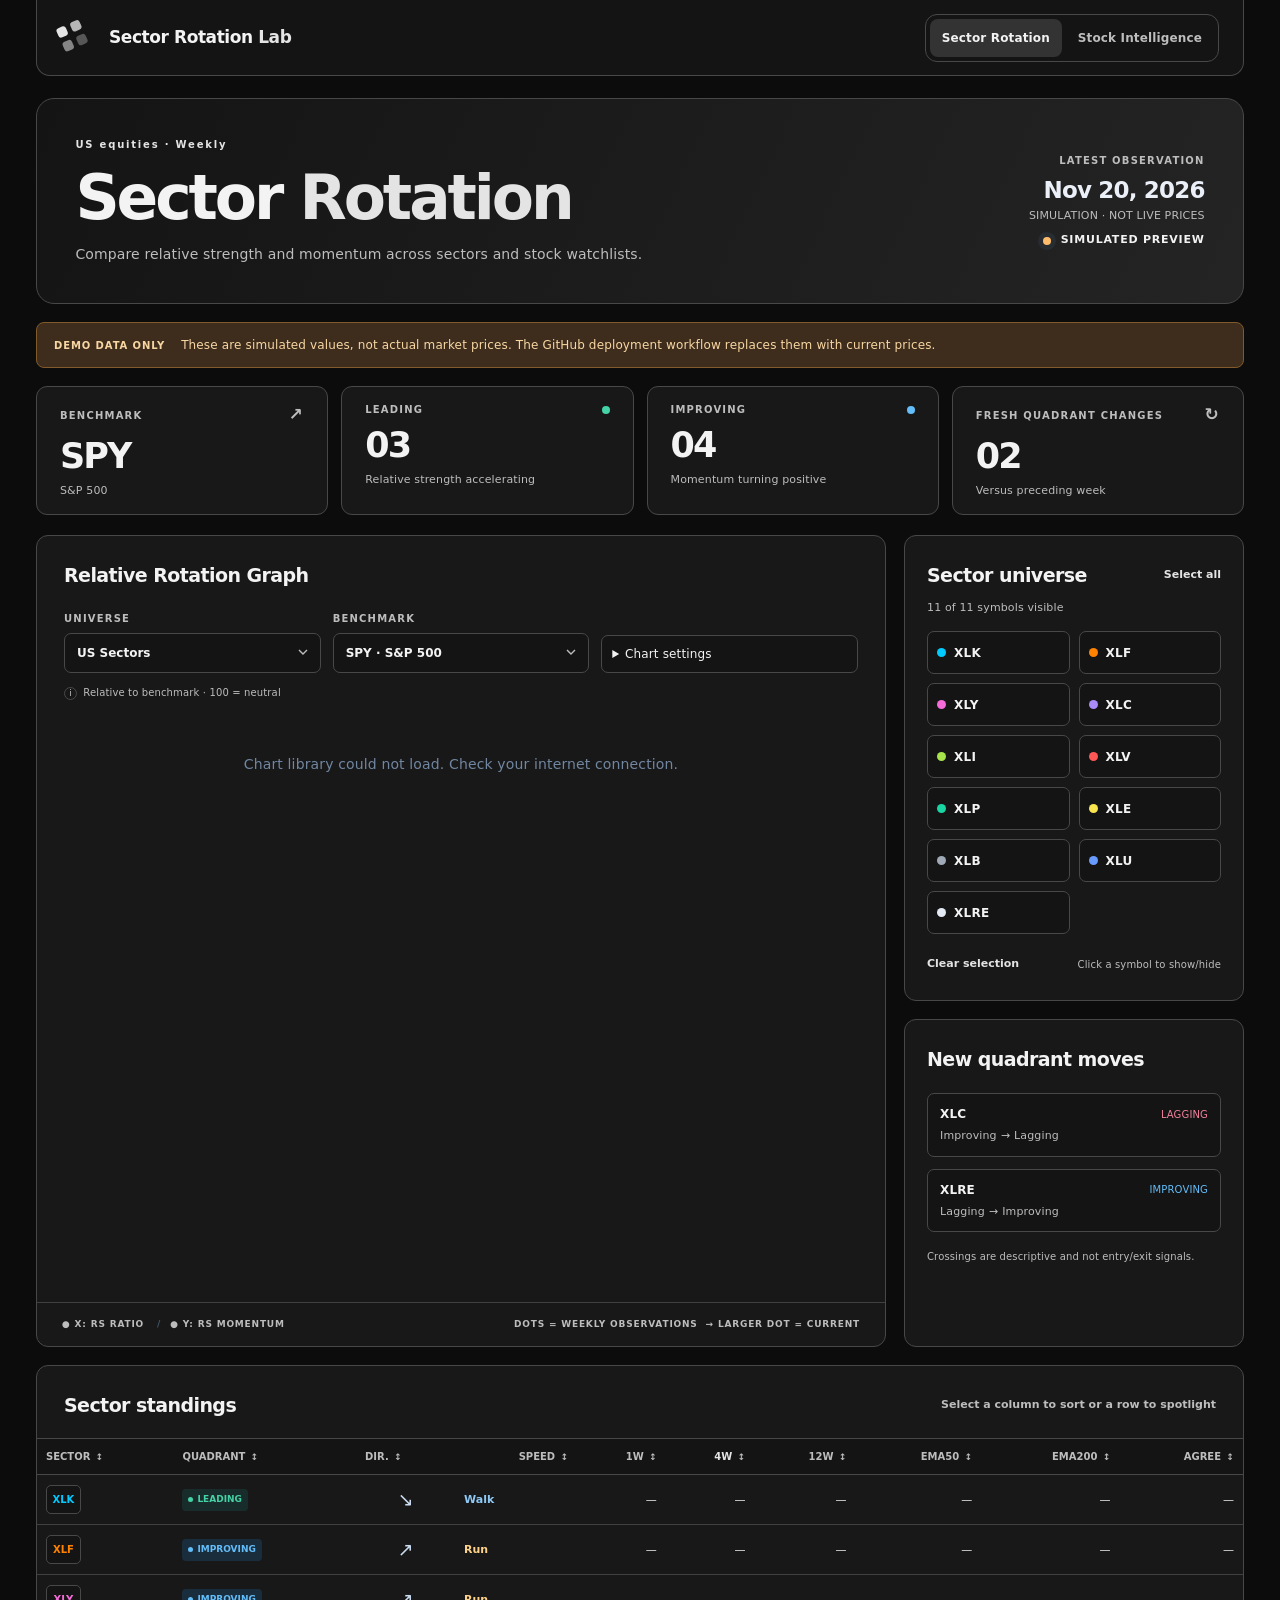
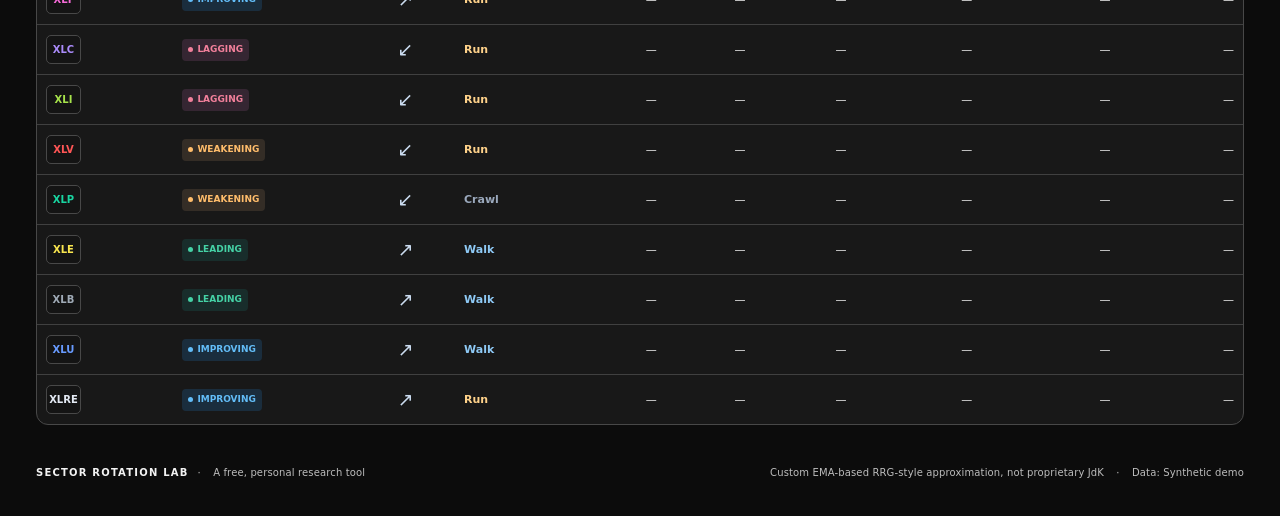
<file: sector-rotation-dashboard/site/index.html>
<!DOCTYPE html>
<html lang="en">
<head>
  <meta charset="utf-8" />
  <meta name="viewport" content="width=device-width, initial-scale=1" />
  <meta name="color-scheme" content="dark" />
  <meta name="theme-color" content="#0c0c0c" />
  <title>Sector Rotation Lab — Relative Strength</title>
  <meta name="description" content="Interactive sector Relative Rotation Graph with historical trails, sector strength rankings, and automatically refreshed data." />
  <link rel="stylesheet" href="styles.css?v=3" />
  <link rel="stylesheet" href="dashboard-shell.css?v=3" />
  <script src="https://cdn.plot.ly/plotly-3.3.1.min.js" defer></script>
  <script src="app.js?v=12" defer></script>
</head>
<body class="rotation-page">
  <div class="app-shell">
    <header class="site-header">
      <div class="brand-wrap">
        <div class="brand-mark" aria-hidden="true"><span></span><span></span><span></span><span></span></div>
        <div class="brand-name">Sector Rotation <span>Lab</span></div>
      </div>
      <nav class="site-navigation" aria-label="Dashboard">
        <a href="index.html" aria-current="page">Sector Rotation</a>
        <a href="stocks.html">Stock Intelligence</a>
      </nav>
    </header>

    <main>
      <section class="intro-row">
        <div>
          <div class="eyebrow">US equities · Weekly</div>
          <h1>Sector <em>Rotation</em></h1>
          <p class="intro-sub">Compare relative strength and momentum across sectors and stock watchlists.</p>
        </div>
        <div class="asof-card">
          <div class="asof-label">LATEST OBSERVATION</div>
          <div id="latest-date" class="asof-date">—</div>
          <div id="observation-status" class="asof-foot">Awaiting data</div>
          <div class="signal-indicator"><span class="signal-dot" aria-hidden="true"></span><span id="data-indicator">Loading data</span></div>
        </div>
      </section>

      <div id="demo-banner" class="demo-banner" hidden>
        <strong>DEMO DATA ONLY</strong><span>These are simulated values, not actual market prices. The GitHub deployment workflow replaces them with current prices.</span>
      </div>
      <div id="error-banner" class="error-banner" hidden role="alert"></div>

      <section class="summary-grid" aria-label="Snapshot">
        <div class="stat-card"><div class="stat-top">BENCHMARK <span class="stat-deco">↗</span></div><div class="stat-number" id="stat-benchmark">SPY</div><div class="stat-desc" id="stat-benchmark-description">S&P 500</div></div>
        <div class="stat-card"><div class="stat-top">LEADING <span class="key-dot leading"></span></div><div class="stat-number" id="stat-leading">—</div><div class="stat-desc">Relative strength accelerating</div></div>
        <div class="stat-card"><div class="stat-top">IMPROVING <span class="key-dot improving"></span></div><div class="stat-number" id="stat-improving">—</div><div class="stat-desc">Momentum turning positive</div></div>
        <div class="stat-card"><div class="stat-top">FRESH QUADRANT CHANGES <span class="stat-deco">↻</span></div><div class="stat-number" id="stat-crossings">—</div><div class="stat-desc">Versus preceding week</div></div>
      </section>

      <section class="content-grid">
        <div class="visual-card">
          <div class="panel-heading">
            <div><h2>Relative Rotation Graph</h2></div>
          </div>
          <div class="controls-row">
            <label class="control-group">UNIVERSE
              <select id="universe-select" aria-label="Universe">
                <option value="sectors">US Sectors</option>
              </select>
            </label>
            <label class="control-group">BENCHMARK
              <select id="benchmark-select" aria-label="Benchmark">
                <option value="SPY">SPY · S&P 500</option>
                <option value="RSP">RSP · Equal-weight S&P</option>
                <option value="QQQ">QQQ · Nasdaq 100</option>
                <option value="sector" id="sector-benchmark-option" disabled>Own sector ETF</option>
              </select>
            </label>
            <details class="rotation-settings"><summary>Chart settings</summary><div class="rotation-settings-fields">
            <label class="control-group">SENSITIVITY
              <select id="sensitivity-select" aria-label="Calculation sensitivity">
                <option value="low">Low · Smoothed</option>
                <option value="medium" selected>Medium · Balanced</option>
                <option value="high">High · Original</option>
              </select>
            </label>
            <label class="control-group">TRAIL LENGTH
              <select id="trail-select" aria-label="Historical trail length">
                <option selected value="8">8 weeks</option>
                <option value="12">12 weeks</option><option value="20">20 weeks</option>
              </select>
            </label>
            <label class="control-group">CHART SCALE
              <select id="scale-select" aria-label="Chart scale">
                <option value="adaptive" selected>Adaptive</option>
                <option value="balanced">Balanced</option>
                <option value="focus">Focus</option>
              </select>
            </label>
            <label class="control-group">SYMBOL LABELS
              <select id="label-select" aria-label="Symbol labels">
                <option value="ticker" selected>Ticker</option>
                <option value="name">Full name</option>
              </select>
            </label>
            </div></details>
            <div class="panel-help"><span class="help-icon">i</span> Relative to benchmark · 100 = neutral</div>
          </div>
          <div id="rrg-chart" class="chart" aria-label="Interactive relative rotation graph"></div>
          <div class="chart-foot">
            <div class="chart-scale"><span class="axis-x">●</span> X: RS RATIO <span class="axis-divider">/</span><span class="axis-y">●</span> Y: RS MOMENTUM</div>
            <div class="chart-scale">DOTS = WEEKLY OBSERVATIONS <span class="arrow-icon">→</span> LARGER DOT = CURRENT</div>
            <div id="scale-note" hidden aria-live="polite" style="width:100%;color:#d6b67a;letter-spacing:0;font-size:11px;text-transform:none"></div>
          </div>
        </div>

        <aside class="side-column">
          <section class="side-card">
            
            <div class="side-title-row"><h2 id="universe-title">Sector universe</h2><button id="select-all" class="text-button" type="button">Select all</button></div>
            <p class="side-description"><span id="selected-count">11</span> of <span id="universe-total">11</span> symbols visible</p>
            <div class="sector-filters" id="sector-filters" aria-label="Choose sectors"></div>
            <p id="unavailable-assets" class="small-note" aria-live="polite"></p>
            <div class="filter-footer"><button id="select-none" class="text-button" type="button">Clear selection</button><span>Click a symbol to show/hide</span></div>
          </section>
          <section class="side-card movers-card">
            
            <h2>New quadrant moves</h2>
            <div class="moves-list" id="moves-list"><div class="empty-moves">Loading…</div></div>
            <p class="small-note">Crossings are descriptive and not entry/exit signals.</p>
          </section>
        </aside>
      </section>

      <section class="ranking-card">
        <div class="panel-heading ranking-heading">
          <div><h2 id="standings-title">Sector standings</h2></div>
          <div class="rank-caption">Select a column to sort or a row to spotlight</div>
        </div>
        <div class="table-scroll" tabindex="0" role="region" aria-labelledby="standings-title">
          <table id="standings-table">
            <thead><tr>
              <th><button type="button" data-sort="ticker">SECTOR <span class="sort-hint">↕</span></button></th>
              <th><button type="button" data-sort="quadrant">QUADRANT <span class="sort-hint">↕</span></button></th>
              <th class=""><button type="button" data-sort="direction" title="Latest weekly direction of RS ratio and momentum">DIR. <span class="sort-hint">↕</span></button></th>
              <th class="right"><button type="button" data-sort="speed" title="Crawl / Walk / Run: lower, middle and upper thirds of historical weekly rotation speed for this benchmark and sensitivity">SPEED <span class="sort-hint">↕</span></button></th>
              <th class="right"><button type="button" data-sort="return_1w" title="Adjusted-close absolute return">1W <span class="sort-hint">↕</span></button></th>
              <th class="right"><button type="button" data-sort="return_4w" title="Adjusted-close absolute return">4W <span class="sort-hint">↕</span></button></th>
              <th class="right"><button type="button" data-sort="return_12w" title="Adjusted-close absolute return">12W <span class="sort-hint">↕</span></button></th>
              <th class="right"><button type="button" data-sort="ema_50d_pct" title="Adjusted close percentage above or below daily EMA">EMA50 <span class="sort-hint">↕</span></button></th>
              <th class="right"><button type="button" data-sort="ema_200d_pct" title="Adjusted close percentage above or below daily EMA">EMA200 <span class="sort-hint">↕</span></button></th>
              <th class="right"><button type="button" data-sort="agreement" title="Number of presets matching the selected preset's quadrant">AGREE <span class="sort-hint">↕</span></button></th>
            </tr></thead>
            <tbody id="standings-body"><tr><td colspan="10" class="loading-table">Loading weekly observations…</td></tr></tbody>
          </table>
        </div>
      </section>

      <footer class="footer">
        <div><strong>SECTOR ROTATION LAB</strong><span class="footer-dot">·</span> A free, personal research tool</div>
        <div>Custom EMA-based RRG-style approximation, not proprietary JdK <span class="footer-dot">·</span> Data: <span id="source-label">—</span></div>
      </footer>
    </main>
  </div>
</body>
</html>
</file>
<file: sector-rotation-dashboard/site/styles.css>
:root{color-scheme:dark;--bg:#090e17;--surface:#101724;--surface2:#141d2c;--border:#293244;--border-soft:#222b39;--text:#ebf0f8;--muted:#8996ae;--faint:#596780;--accent:#c5ddfd;--green:#45d2a6;--cyan:#63bdf8;--orange:#ffbd6b;--red:#f2809b}
*{box-sizing:border-box}
html{scroll-behavior:smooth}
body{margin:0;background:radial-gradient(ellipse 90% 60% at 80% -10%,#17243a 0%,var(--bg) 64%) fixed;color:var(--text);font:14px/1.5 Inter,ui-sans-serif,system-ui,-apple-system,BlinkMacSystemFont,"Segoe UI",sans-serif;letter-spacing:.01em}
button,select,input{font:inherit}button{cursor:pointer}button:focus-visible,select:focus-visible,input:focus-visible{outline:2px solid #a2c9fc;outline-offset:3px}
.app-shell{max-width:1530px;margin:auto;padding:0 36px}
.site-header{height:88px;display:flex;align-items:center;justify-content:space-between;border-bottom:1px solid var(--border-soft)}
.brand-wrap{display:flex;gap:14px;align-items:center}.brand-mark{height:34px;width:34px;display:grid;grid-template-columns:repeat(2,10px);grid-template-rows:repeat(2,10px);gap:5px;transform:rotate(-24deg)}.brand-mark span{border-radius:3px;background:#bad8ff}.brand-mark span:nth-child(2){background:#5e9fee}.brand-mark span:nth-child(3){background:#64d3c2}.brand-mark span:nth-child(4){background:#314d77}
.brand-name{font-size:16px;letter-spacing:.13em;font-weight:850;line-height:1.25}.brand-name span{color:#96bdf1}.brand-caption{font-size:9px;font-weight:700;letter-spacing:.27em;color:var(--faint);margin-top:4px}.header-right{display:flex;align-items:center;gap:26px}.signal-indicator{display:flex;gap:10px;align-items:center;font-weight:700;font-size:11px;color:#b5c4dc;letter-spacing:.07em}.signal-dot{height:8px;width:8px;background:#6d97bf;border-radius:100%;box-shadow:0 0 0 5px #72b1ef12}.signal-indicator.live .signal-dot{background:var(--green);box-shadow:0 0 0 5px #45d2a615}.signal-indicator.demo .signal-dot{background:var(--orange)}.header-divider{width:1px;height:20px;background:var(--border)}.header-hint{font-size:11px;color:#8294b1;letter-spacing:.16em;font-weight:700}.header-hint span{color:#475975;margin:0 7px}
.intro-row{display:flex;align-items:center;justify-content:space-between;gap:25px;padding:43px 0 34px}.eyebrow,.section-kicker{font-size:10px;letter-spacing:.18em;color:#83a9d6;font-weight:850}.eyebrow-line{height:1px;width:24px;background:#6995c2;display:inline-block;vertical-align:middle;margin:0 7px}h1{font-size:clamp(28px,3.4vw,44px);font-weight:720;letter-spacing:-.05em;line-height:1.15;margin:11px 0 10px}h1 em{font-style:normal;color:#98c6ff}.intro-sub{color:#95a3b9;margin:0;font-size:13px}.asof-card{text-align:right;padding:15px 0 12px 24px;flex-shrink:0}.asof-label,.stat-top{color:#91a0b7;letter-spacing:.12em;font-size:10px;font-weight:800}.asof-date{font-size:23px;font-weight:740;letter-spacing:-.035em;margin:5px 0 0}.asof-foot{color:#7789a2;font-size:11px}
.demo-banner,.error-banner{display:flex;align-items:center;gap:16px;padding:13px 17px;border:1px solid #825a2b;background:#3e2d1d;border-radius:8px;margin-bottom:18px;color:#f8d6a3;font-size:12px}.demo-banner strong{font-size:10px;white-space:nowrap;letter-spacing:.09em}.demo-banner[hidden],.error-banner[hidden]{display:none}.error-banner{background:#402632;color:#ffb8c6;border-color:#8d4d65}
.summary-grid{display:grid;grid-template-columns:repeat(4,minmax(0,1fr));gap:13px;margin-bottom:20px}.stat-card{background:linear-gradient(135deg,#141d2c,#101724);border:1px solid var(--border);border-radius:11px;padding:21px 23px 19px;min-height:135px}.stat-top{display:flex;justify-content:space-between;align-items:center}.stat-deco{font-size:17px;color:#6a88ae}.key-dot{width:8px;height:8px;border-radius:100%;display:inline-block}.key-dot.leading{background:var(--green)}.key-dot.improving{background:var(--cyan)}.stat-number{font-size:35px;font-weight:730;letter-spacing:-.055em;line-height:1.22;margin-top:7px}.stat-desc{font-size:11px;color:#7f8ea8;margin-top:5px}
.content-grid{display:grid;grid-template-columns:minmax(0,1fr) 340px;gap:18px;align-items:stretch}.visual-card,.side-card,.timeline-card,.ranking-card{border:1px solid var(--border);background:linear-gradient(180deg,#111927,#0f1622);border-radius:12px}.visual-card{min-width:0;overflow:hidden}.panel-heading{padding:25px 27px 21px;display:flex;justify-content:space-between;align-items:center;gap:15px}.panel-heading h2,.side-card h2,.timeline-head h2{margin:5px 0 0;font-size:19px;font-weight:680;letter-spacing:-.03em}.title-suffix{font-size:9px;border:1px solid #33506d;color:#83bbf5;border-radius:4px;padding:4px 6px;margin-left:8px;vertical-align:middle;letter-spacing:.08em}.icon-button{color:#92a8c7;background:transparent;border:1px solid var(--border);border-radius:7px;padding:7px 11px;font-size:15px}.icon-button span{font-size:11px;margin-left:5px}.icon-button:hover,.step-button:hover{border-color:#759aca;color:#d3e5fb}.controls-row{display:flex;gap:16px;align-items:end;padding:0 27px 12px;flex-wrap:wrap}.control-group{display:flex;flex-direction:column;gap:7px;color:#73869e;font-weight:800;letter-spacing:.12em;font-size:10px}select{appearance:none;border:1px solid #334159;background:#1b2637;color:#e2edf8;padding:10px 32px 10px 12px;min-width:148px;border-radius:7px;font-size:12px;font-weight:650;letter-spacing:0;background-image:url("data:image/svg+xml,%3Csvg xmlns='http://www.w3.org/2000/svg' width='10' height='7'%3E%3Cpath d='M1 1l4 4 4-4' fill='none' stroke='%239eb0c7' stroke-width='1.4'/%3E%3C/svg%3E");background-repeat:no-repeat;background-position:right 12px center}.panel-help{color:#6c829e;margin-left:auto;font-size:10px;white-space:nowrap;margin-bottom:10px}.help-icon{border:1px solid #536880;border-radius:50%;width:13px;height:13px;display:inline-flex;align-items:center;justify-content:center;font-size:9px;margin-right:3px}
.chart{width:100%;height:580px;min-height:420px}.chart .modebar{right:12px !important}.chart-foot{display:flex;align-items:center;justify-content:space-between;gap:12px;border-top:1px solid #243043;padding:15px 25px;color:#6e8199;font-size:9px;font-weight:800;letter-spacing:.09em;flex-wrap:wrap}.axis-x{color:#80b6fc}.axis-y{color:#64d7ab}.axis-divider{color:#45566b;margin:0 9px}.arrow-icon{color:#9eb9d9;margin-left:4px}
.side-column{display:flex;flex-direction:column;gap:18px}.side-card{padding:25px 22px}.side-title-row{display:flex;justify-content:space-between;align-items:center;gap:8px}.side-title-row h2{margin-top:6px}.side-description{font-size:11px;color:#8294ab;margin:10px 0 15px}.text-button{border:0;background:none;color:#a1c8fa;font-size:11px;padding:2px 0;font-weight:700}.text-button:hover{text-decoration:underline}.sector-filters{display:grid;grid-template-columns:1fr 1fr;gap:9px}.sector-filter{display:flex;align-items:center;gap:8px;text-align:left;padding:10px 9px;min-height:43px;border:1px solid #35435a;background:#172233;border-radius:7px;color:#c8d7e9;transition:background .12s,border .12s,opacity .12s}.sector-filter:hover{border-color:#7f9abd}.sector-filter[aria-pressed="false"]{background:#111a28;opacity:.48;color:#889ab3}.sector-ticker{font-size:12px;font-weight:800;letter-spacing:.025em}.sector-dot{height:7px;width:7px;flex:none;border-radius:50%;background:#647895}.sector-filter[aria-pressed="true"] .sector-dot{background:var(--green)}.filter-footer{display:flex;justify-content:space-between;align-items:center;margin-top:20px;gap:8px}.filter-footer span{font-size:10px;color:#5f728c}.movers-card{flex:1;min-height:200px}.moves-list{display:flex;flex-direction:column;gap:12px;margin-top:20px}.move-row{padding:11px 12px;border:1px solid #29394c;background:#14202e;border-radius:7px}.move-top{display:flex;justify-content:space-between;align-items:center;gap:6px}.move-sym{font-size:12px;font-weight:850}.move-now{color:#a8b9d1;font-size:10px}.move-desc{font-size:11px;color:#8d9eb5;margin-top:5px}.move-arrow{color:#7da6d1;margin:0 4px}.small-note{font-size:10px;color:#718198;line-height:1.45;margin:18px 0 0}.empty-moves{color:#7890aa;font-size:12px;padding:14px 0}
.timeline-card{padding:25px 28px 22px;margin-top:18px}.timeline-head{display:flex;align-items:center;justify-content:space-between;gap:12px}.timeline-date{background:#1c2b40;border:1px solid #39506b;color:#c8dffc;font-weight:800;font-size:13px;padding:9px 15px;border-radius:7px;letter-spacing:.04em}.timeline-controls{display:flex;align-items:center;gap:13px;margin-top:22px}.play-button,.step-button,.latest-button{background:#1b2b40;border:1px solid #405674;color:#d4e5fa;padding:10px 15px;border-radius:7px;white-space:nowrap;font-weight:750;font-size:12px}.play-button{background:#a9cef7;color:#102136;border-color:#a9cef7;min-width:98px}.play-button span{margin-left:5px}.step-button{font-size:24px;line-height:20px;padding:7px 13px}.latest-button{margin-left:8px}.timeline-controls input[type=range]{width:100%;flex:1;min-width:70px;accent-color:#9fcefc;cursor:pointer}.timeline-range-labels{display:flex;justify-content:space-between;gap:9px;font-size:10px;color:#657a96;font-weight:700;letter-spacing:.08em;margin:10px 135px 0 140px}
.ranking-card{margin-top:18px;overflow:hidden}.ranking-heading{padding-bottom:18px}.rank-caption{font-size:10px;font-weight:760;color:#617893;letter-spacing:.065em}.table-scroll{overflow-x:auto}table{border-collapse:collapse;width:100%;white-space:nowrap}thead{background:#141e2c;border-top:1px solid #293546;border-bottom:1px solid #293546}th{padding:13px 25px;font-size:10px;font-weight:800;letter-spacing:.1em;color:#8192ab;text-align:left}th button{border:0;background:none;color:inherit;font-size:inherit;font-weight:inherit;letter-spacing:inherit;cursor:pointer;padding:0}th button.active-sort{color:#c5e0fd}.sort-hint{color:#506981;margin-left:4px}.right{text-align:right}td{padding:15px 25px;border-bottom:1px solid #243042;color:#c8d6e8;font-size:12px;font-variant-numeric:tabular-nums}tbody tr:last-child td{border-bottom:0}tbody tr:hover{background:#1b293b;cursor:pointer}tbody tr.spotlight{background:#223451}tbody tr:focus-visible{outline:2px solid #9dcfff;outline-offset:-2px}.ticker-cell{display:flex;align-items:center;gap:12px}.ticker-avatar{background:#20334c;border:1px solid #34506d;color:#bcd7fc;display:inline-flex;align-items:center;justify-content:center;width:35px;height:29px;border-radius:5px;font-size:10px;font-weight:800}.ticker-main{font-size:12px;font-weight:820;color:#e0ecf8}.ticker-secondary{font-size:10px;color:#73849e;margin-top:2px}.q-pill{display:inline-flex;align-items:center;gap:6px;padding:5px 9px;border-radius:4px;font-size:10px;font-weight:800;background:#182d2b;color:var(--green)}.q-pill.weakening{background:#342d26;color:var(--orange)}.q-pill.lagging{background:#352632;color:var(--red)}.q-pill.improving{background:#1a2d3d;color:var(--cyan)}.q-pill::before{content:"";width:5px;height:5px;border-radius:50%;background:currentColor}.pos{color:#67ddae}.neg{color:#f491a7}.number-cell{font-size:12px;font-weight:750}.loading-table{text-align:center;color:#7186a1;padding:32px}.sparkline{display:inline-block;width:86px;height:25px;vertical-align:middle}.sparkline polyline{stroke:#8aaaca;fill:none;stroke-width:1.8;stroke-linecap:round;stroke-linejoin:round}
.footer{display:flex;align-items:center;justify-content:space-between;gap:15px;padding:30px 0 36px;margin-top:10px;color:#64768e;font-size:10px;flex-wrap:wrap}.footer strong{color:#a4b8d2;font-weight:850;letter-spacing:.12em}.footer-dot{padding:0 9px;color:#47617b}
@media(max-width:1150px){.content-grid{grid-template-columns:minmax(0,1fr) 290px}.sector-filters{grid-template-columns:1fr 1fr}.side-card{padding:22px 16px}.chart{height:540px}.app-shell{padding:0 24px}.stat-card{padding:19px 16px}.stat-desc{font-size:10px}}
@media(max-width:900px){.content-grid{grid-template-columns:1fr}.side-column{display:grid;grid-template-columns:1fr 1fr}.chart{height:540px}.sector-filters{grid-template-columns:repeat(3,1fr)}.timeline-range-labels{margin-left:0;margin-right:0}.panel-help{margin-left:0}}
@media(max-width:660px){.app-shell{padding:0 14px}.site-header{height:73px}.brand-name{font-size:13px}.brand-caption{font-size:7px}.brand-mark{transform:rotate(-24deg) scale(.78);margin-left:-2px;margin-right:-4px}.header-divider,.header-hint{display:none}.signal-indicator{font-size:9px}.intro-row{padding:30px 0 23px;align-items:end}.intro-sub{max-width:290px;font-size:12px}.asof-card{padding:0 0 2px}.asof-label{font-size:8px}.asof-date{font-size:16px}.asof-foot{font-size:9px}.summary-grid{grid-template-columns:repeat(2,minmax(0,1fr));gap:9px}.stat-card{min-height:115px;padding:15px}.stat-number{font-size:29px}.stat-top{font-size:9px}.stat-desc{font-size:10px}.panel-heading{padding:18px 16px}.panel-heading h2{font-size:16px}.controls-row{padding:0 14px 8px;gap:10px}.control-group{flex:1;min-width:125px}.control-group select{width:100%;min-width:0}.panel-help{display:none}.chart{height:410px;min-height:400px}.chart-foot{padding:13px 16px;font-size:8px}.side-column{display:flex}.sector-filters{grid-template-columns:repeat(2,1fr)}.side-card{padding:20px 17px}.timeline-card{padding:22px 16px}.timeline-head h2{font-size:16px}.timeline-date{font-size:11px;padding:6px 9px}.timeline-controls{gap:6px;flex-wrap:wrap}.play-button{min-width:80px}.step-button{padding:6px 9px}.latest-button{padding:9px;font-size:10px;margin-left:0}.timeline-controls input[type=range]{order:1;flex-basis:100%;margin:8px 0}.timeline-range-labels{font-size:8px}.ranking-heading{align-items:start}.rank-caption{font-size:8px;text-align:right;max-width:130px}.ranking-card th,.ranking-card td{padding:12px 14px}.footer{font-size:9px;padding-bottom:22px}.demo-banner{align-items:start;flex-direction:column;gap:5px} }

.sector-name-sr{position:absolute;width:1px;height:1px;overflow:hidden;clip:rect(0,0,0,0)}

.sector-filters.full-names{grid-template-columns:1fr}.sector-filters.full-names .sector-ticker{overflow-wrap:anywhere}.sector-dot{width:9px;height:9px}.sector-filter[aria-pressed="false"] .sector-dot{opacity:.45}

/* Compact standings: keep all ten trading-context columns visible on desktop. */
#standings-table th,#standings-table td{padding:10px clamp(5px,0.7vw,12px);letter-spacing:0}
#standings-table th{font-size:10px}
#standings-table td{font-size:11px}
#standings-table .ticker-cell{gap:6px}
#standings-table .ticker-main{max-width:118px;white-space:normal;line-height:1.25;font-size:11px}
#standings-table .ticker-avatar{flex-shrink:0}
#standings-table .q-pill{padding:4px 6px;font-size:9px;gap:4px}
#standings-table .sort-hint{margin-left:2px;font-size:9px}
#standings-table .direction-cell{text-align:center;font-size:19px;line-height:1;color:#cbdcf0}
.pace{display:inline-block;font-size:11px;font-weight:750}
.pace-crawl{color:#9aa8bc}.pace-walk{color:#8ec9f5}.pace-run{color:#ffd28a}
</file>
<file: sector-rotation-dashboard/site/dashboard-shell.css>
/* The black and gray palette applies to the dashboard shell. Stock analysis panels use stocks.css. */
.rotation-page,
.research-page {
  --black: #0c0c0c;
  --gray-surface: #181818;
  --gray-header: #141414;
  --gray-ink: #f3f3f3;
  --gray-muted: #bdbdbd;
  --gray-line: #484848;
  --gray-accent: #e4e4e4;
  --gray-selected: #333333;
  background: var(--black);
}

.site-header {
  height: auto;
  min-height: 76px;
  gap: 16px;
  padding: 12px clamp(12px, 2vw, 24px);
  background: var(--gray-header);
  border: 1px solid var(--gray-line);
  border-top: 0;
  border-radius: 0 0 14px 14px;
}
.site-header .brand-name { color: var(--gray-ink); font-size: 17px; letter-spacing: -.025em; }
.site-header .brand-name span { color: var(--gray-accent); }
.site-header .brand-mark { flex: none; }
.site-header .brand-mark span { background: var(--gray-accent); }
.site-header .brand-mark span:nth-child(2) { background: #b6b6b6; }
.site-header .brand-mark span:nth-child(3) { background: #858585; }
.site-header .brand-mark span:nth-child(4) { background: #575757; }
.site-navigation {
  display: flex;
  flex-wrap: wrap;
  gap: 4px;
  padding: 4px;
  border: 1px solid var(--gray-line);
  border-radius: 12px;
}
.site-navigation a {
  display: inline-flex;
  align-items: center;
  min-height: 38px;
  padding: 0 12px;
  border-radius: 8px;
  color: var(--gray-muted);
  font-size: 12px;
  font-weight: 700;
  text-decoration: none;
}
.site-navigation a:hover,
.site-navigation a[aria-current="page"] { background: var(--gray-selected); color: var(--gray-ink); }
.site-navigation a:focus-visible,
.rotation-page main :is(button,select,summary,[tabindex]):focus-visible,
.research-page :is(.stock-toolbar,.stock-head,.universe-details) :is(a,button,input,select,summary,textarea):focus-visible,
.research-page #tabs button:focus-visible {
  outline: 2px solid var(--gray-accent);
  outline-offset: 3px;
}
:is(.rotation-page,.research-page) .footer { color: var(--gray-muted); }
.rotation-page .footer strong { color: var(--gray-ink); }
.rotation-page .intro-row {
  margin-block: 22px 18px;
  padding: clamp(20px, 3vw, 42px);
  border: 1px solid var(--gray-line);
  border-radius: 18px;
  background: linear-gradient(115deg, #141414, #242424);
}
.rotation-page .intro-row h1 { color: var(--gray-ink); font-size: clamp(32px, 4.8vw, 62px); }
.rotation-page .intro-row :is(em,.eyebrow) { color: var(--gray-accent); }
.rotation-page :is(.intro-sub,.asof-foot,.stat-desc,.rank-caption,.control-group,.chart-foot,.side-description,.small-note,.filter-footer span,.empty-moves) { color: var(--gray-muted); }
.rotation-page .intro-sub { font-size: 14px; }
.rotation-page .asof-card { padding: 0; }
.rotation-page .signal-indicator { justify-content: flex-end; margin-top: 8px; color: var(--gray-ink); }
.rotation-page :is(.asof-label,.stat-top) { color: var(--gray-muted); }
.rotation-page :is(.stat-card,.visual-card,.side-card,.ranking-card) {
  background: var(--gray-surface);
  border-color: var(--gray-line);
  color: var(--gray-ink);
}
.rotation-page .stat-card { min-height: 104px; padding-block: 15px; }
.rotation-page .rank-caption { font-size: 11px; letter-spacing: 0; }
.rotation-page :is(.panel-heading,.side-card) h2 { margin-top: 0; }
.rotation-page .controls-row { display: grid; grid-template-columns: repeat(3,minmax(0,1fr)); gap: 12px; }
.rotation-page :is(.control-group select,.rotation-settings summary) { width: 100%; min-width: 0; }
.rotation-page select,
.rotation-page .rotation-settings summary {
  background-color: var(--gray-header);
  border: 1px solid var(--gray-line);
  color: var(--gray-ink);
}
.rotation-page .rotation-settings summary { padding: 9px 10px; border-radius: 7px; cursor: pointer; font-size: 12px; }
.rotation-page .rotation-settings[open] { grid-column: 1 / -1; }
.rotation-page .rotation-settings-fields { display: grid; grid-template-columns: repeat(auto-fit,minmax(125px,1fr)); gap: 10px; padding-top: 10px; }
.rotation-page .panel-help { grid-column: 1 / -1; margin-left: 0; color: var(--gray-muted); }
.rotation-page :is(.move-row,.sector-filter,.ticker-avatar,.ranking-card thead) {
  background: var(--gray-header);
  border-color: var(--gray-line);
  color: var(--gray-ink);
}
.rotation-page .sector-filter[aria-pressed="false"] { background: var(--gray-header); color: var(--gray-muted); opacity: .8; }
.rotation-page :is(.sector-filter:hover,.text-button,th button.active-sort) { color: var(--gray-accent); }
.rotation-page .sector-filter:hover { border-color: var(--gray-accent); }
.rotation-page :is(th,td,.chart-foot) { border-color: #404040; }
.rotation-page th { color: var(--gray-muted); }
.rotation-page td { color: var(--gray-ink); }
.rotation-page :is(.ticker-secondary,.move-desc,.move-now) { color: var(--gray-muted); }
.rotation-page tbody tr:hover,
.rotation-page tbody tr.spotlight { background: var(--gray-selected); }

.research-page .research-layout {
  display: grid;
  grid-template-columns: minmax(215px, 250px) minmax(0,1fr);
  gap: clamp(14px,2vw,26px);
  margin-top: 20px;
  align-items: start;
}
.research-page .research-study { min-width: 0; }
.research-page .stock-toolbar {
  position: sticky;
  top: 12px;
  display: grid;
  grid-template-columns: minmax(0,1fr);
  align-items: start;
  gap: 12px;
  max-height: calc(100vh - 24px);
  overflow: auto;
  margin: 0;
  padding: 14px;
  border: 1px solid var(--gray-line);
  border-radius: 14px;
  background: var(--gray-surface);
  color: var(--gray-ink);
}
.research-page :is(.stock-toolbar,.stock-head) .eyebrow { color: var(--gray-accent); }
.research-page .ticker-form { margin: 10px 0 14px; flex-wrap: nowrap; }
.research-page .ticker-form input { flex: 1; min-width: 0; width: 100%; }
.research-page .research-list-label { display: block; margin-bottom: 4px; font-size: 12px; color: var(--gray-muted); }
.research-page #research-list { min-width: 0; width: 100%; }
.research-page .stock-toolbar :is(input, select, textarea, button) {
  background-color: var(--gray-header);
  border-color: var(--gray-line);
  color: var(--gray-ink);
}
.research-page .ticker-form .stock-action { background: var(--gray-accent); border-color: var(--gray-accent); color: #141414; font-weight: 750; padding-inline: 9px; }
.research-page .ticker-form .stock-action:hover { background: #ffffff; }
.research-page #watchlist .stock-watchlist-group { display: block; padding-block: 8px; border-bottom: 1px solid var(--gray-line); }
.research-page #watchlist .stock-watchlist-group[hidden] { display: none; }
.research-page #watchlist .stock-watchlist-group > span { display: none; }
.research-page #watchlist button { min-height: 34px; }
.research-page #watchlist button[aria-pressed="true"],
.research-page #tabs button[aria-pressed="true"] { background: var(--gray-selected); border-color: var(--gray-accent); color: var(--gray-ink); }
.research-page #watchlist button:hover,
.research-page #tabs button:hover { border-color: var(--gray-accent); }
.research-page .stock-fresh { max-width: none; padding-top: 10px; border-top: 1px solid var(--gray-line); text-align: left; }
.research-page .stock-fresh strong { display: block; margin-block: 4px; }
.research-page .stock-toolbar :is(.stock-note,.asof-label),
.research-page .stock-head :is(.stock-note,p) { color: var(--gray-muted); }
.research-page :is(.list-manager,.universe-details) > summary,
.research-page .stock-head a { color: var(--gray-accent); }
.research-page .list-manager form { grid-template-columns: minmax(0,1fr); }
.research-page .list-manager :is(select,input,textarea) { width: 100%; min-width: 0; }
.research-page .stock-head { margin-top: 0; color: var(--gray-ink); }
.research-page #tabs { gap: 6px; }
.research-page #tabs button { min-height: 40px; background: var(--gray-surface); border-color: var(--gray-line); color: var(--gray-ink); }
.research-page .universe-details { margin-top: 14px; background: var(--gray-surface); border-color: var(--gray-line); }
.research-page .research-layout > .footer { grid-column: 1 / -1; }
@media(max-width: 760px) {
  .research-page .research-layout { grid-template-columns: minmax(0,1fr); }
  .research-page .stock-toolbar { position: static; max-height: none; overflow: visible; }
}
@media(max-width: 660px) {
  .site-header { flex-wrap: wrap; gap: 8px; }
  .site-navigation { width: 100%; }
  .site-navigation a { flex: 1; justify-content: center; }
  .rotation-page .intro-row { align-items: flex-start; flex-direction: column; gap: 16px; }
  .rotation-page .asof-card { text-align: left; }
  .rotation-page .signal-indicator { justify-content: flex-start; }
  .rotation-page .rank-caption { max-width: 130px; text-align: right; }
  .rotation-page .controls-row { grid-template-columns: repeat(2,minmax(0,1fr)); }
  .rotation-page .rotation-settings { grid-column: 1 / -1; }
  .research-page #watchlist button { min-height: 38px; }
}

/* Keep navigation neutral while preserving analytical color indicators. */
.rotation-page :is(.stat-deco,.sort-hint,.help-icon,.axis-x,.axis-y,.arrow-icon,.move-arrow,.footer-dot) {
  color: var(--gray-muted);
}
.rotation-page .help-icon { border-color: var(--gray-line); }
:is(.rotation-page .controls-row,.research-page .stock-toolbar) select {
  background-image: url("data:image/svg+xml,%3Csvg xmlns='http://www.w3.org/2000/svg' width='10' height='7'%3E%3Cpath d='M1 1l4 4 4-4' fill='none' stroke='%23bdbdbd' stroke-width='1.4'/%3E%3C/svg%3E");
}
.research-page .stock-toolbar :is(.ticker-feedback a,#list-status a) { color: var(--gray-accent); }
.research-page .universe-details thead { background: var(--gray-header); border-color: var(--gray-line); }
.research-page .universe-details th { color: var(--gray-muted); }
.research-page .universe-details td { color: var(--gray-ink); border-color: var(--gray-line); }
.research-page .universe-details #overview tr:hover { background: var(--gray-selected); }
</file>
